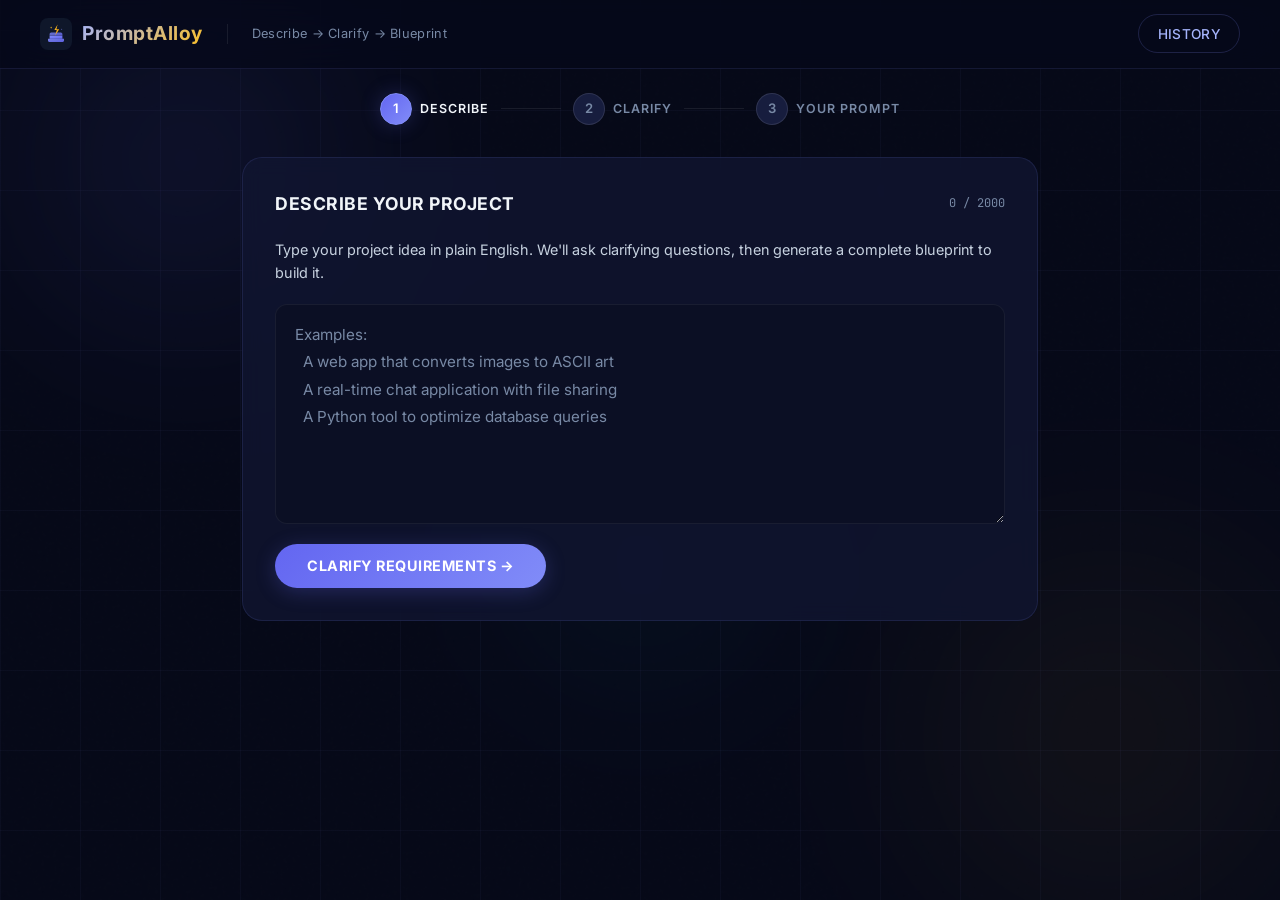
<file: templates/index.html>
<!DOCTYPE html>
<html lang="en">
<head>
  <meta charset="UTF-8" />
  <meta name="viewport" content="width=device-width, initial-scale=1.0" />
  <title>PromptAlloy – Project Blueprint Generator</title>
  <link rel="icon" type="image/svg+xml" href="/static/favicon.svg" />
  <link rel="preconnect" href="https://fonts.googleapis.com" />
  <link rel="preconnect" href="https://fonts.gstatic.com" crossorigin />
  <link href="https://fonts.googleapis.com/css2?family=Inter:wght@300;400;500;600;700;800&family=JetBrains+Mono:wght@400;500&display=swap" rel="stylesheet" />
  <link rel="stylesheet" href="/static/css/style.css" />
</head>
<body>

  <!-- Animated background -->
  <div class="bg-canvas" aria-hidden="true">
    <div class="bg-orb bg-orb--1"></div>
    <div class="bg-orb bg-orb--2"></div>
    <div class="bg-orb bg-orb--3"></div>
  </div>

  <div class="app-wrapper">

    <!-- ── Header ─────────────────────────────────────────── -->
    <header class="header">
      <div class="header-inner">
        <div class="brand">
          <img src="/static/logo.svg" alt="PromptAlloy" class="brand-logo" />
          <span class="brand-name">PromptAlloy</span>
        </div>
        <p class="brand-tagline">Describe → Clarify → Blueprint</p>
        <button class="btn btn--ghost header-history-link" id="historyBtn" type="button">History</button>
      </div>
    </header>

    <!-- ── Wizard Nav ──────────────────────────────────────── -->
    <nav class="wizard-nav" aria-label="Steps">
      <div class="wiz-step wiz-step--active" id="wizNav1">
        <div class="wiz-bubble">1</div>
        <span class="wiz-label">Describe</span>
      </div>
      <div class="wiz-line" id="wizLine1"></div>
      <div class="wiz-step" id="wizNav2">
        <div class="wiz-bubble">2</div>
        <span class="wiz-label">Clarify</span>
      </div>
      <div class="wiz-line" id="wizLine2"></div>
      <div class="wiz-step" id="wizNav3">
        <div class="wiz-bubble">3</div>
        <span class="wiz-label">Your Prompt</span>
      </div>
    </nav>

    <!-- ── Main ───────────────────────────────────────────── -->
    <main class="main">

      <!-- ═══ STEP 1: Describe ═══════════════════════════════ -->
      <section class="step-panel" id="stepPanel1">
        <div class="panel">
          <div class="panel__head">
            <h2 class="panel__title">Describe Your Project</h2>
            <span class="char-counter" id="charCounter">0 / 2000</span>
          </div>
          <p class="panel__hint">Type your project idea in plain English. We'll ask clarifying questions, then generate a complete blueprint to build it.</p>

          <textarea
            id="userInput"
            class="textarea textarea--input"
            placeholder="Examples:&#10;  A web app that converts images to ASCII art&#10;  A real-time chat application with file sharing&#10;  A Python tool to optimize database queries"
            maxlength="2000"
            spellcheck="false"
          ></textarea>

          <div class="controls">
            <button id="analyzeBtn" class="btn btn--generate" type="button">
              <span class="btn__label">Clarify Requirements →</span>
              <span class="btn__spinner" aria-hidden="true">
                <svg viewBox="0 0 24 24" fill="none" stroke="currentColor" stroke-width="2.5">
                  <path d="M12 2v4M12 18v4M4.93 4.93l2.83 2.83M16.24 16.24l2.83 2.83M2 12h4M18 12h4M4.93 19.07l2.83-2.83M16.24 7.76l2.83-2.83"/>
                </svg>
              </span>
            </button>
          </div>
        </div>
      </section>

      <!-- ═══ STEP 2: Clarify ═════════════════════════════════ -->
      <section class="step-panel" id="stepPanel2" hidden>
        <div class="panel">
          <div class="step2-head">
            <div>
              <h2 class="panel__title">Project Details</h2>
              <p class="panel__hint">Answer these questions so we can generate a complete project blueprint. All optional — we'll make smart defaults.</p>
            </div>
            <span class="badge badge--task" id="taskBadge" hidden></span>
          </div>

          <div id="questionsContainer" class="questions-container"></div>

          <div class="step2-actions">
            <button id="backBtn" class="btn btn--ghost" type="button">← Back</button>
            <button id="generateBtn" class="btn btn--generate" type="button">
              <span class="btn__label">Generate Project Blueprint →</span>
              <span class="btn__spinner" aria-hidden="true">
                <svg viewBox="0 0 24 24" fill="none" stroke="currentColor" stroke-width="2.5">
                  <path d="M12 2v4M12 18v4M4.93 4.93l2.83 2.83M16.24 16.24l2.83 2.83M2 12h4M18 12h4M4.93 19.07l2.83-2.83M16.24 7.76l2.83-2.83"/>
                </svg>
              </span>
            </button>
          </div>
        </div>
      </section>

      <!-- ═══ STEP 3: Your Prompt ══════════════════════════════ -->
      <section class="step-panel" id="stepPanel3" hidden>
        <div class="panel">
          <div class="step3-head">
            <div>
              <h2 class="panel__title">Your Project Blueprint</h2>
              <p class="panel__hint">Copy this into any LLM to instantly generate your complete project code and structure.</p>
            </div>
            <div class="output-actions">
              <button class="btn btn--action" id="copyBtn" type="button" title="Copy to clipboard">
                <svg viewBox="0 0 24 24" fill="none" stroke="currentColor" stroke-width="2"><rect x="9" y="9" width="13" height="13" rx="2"/><path d="M5 15H4a2 2 0 01-2-2V4a2 2 0 012-2h9a2 2 0 012 2v1"/></svg>
                <span>Copy</span>
              </button>
              <button class="btn btn--action" id="saveBtn" type="button" title="Download as .md file">
                <svg viewBox="0 0 24 24" fill="none" stroke="currentColor" stroke-width="2"><path d="M21 15v4a2 2 0 01-2 2H5a2 2 0 01-2-2v-4"/><polyline points="7 10 12 15 17 10"/><line x1="12" y1="15" x2="12" y2="3"/></svg>
                <span>Save .md</span>
              </button>
              <button class="btn btn--ghost" id="startOverBtn" type="button">
                <svg viewBox="0 0 24 24" fill="none" stroke="currentColor" stroke-width="2"><polyline points="1 4 1 10 7 10"/><path d="M3.51 15a9 9 0 1 0 .49-3.54"/></svg>
                <span>Start Over</span>
              </button>
            </div>
          </div>

          <!-- Rendered markdown view -->
          <div class="md-output" id="mdOutput"></div>

          <!-- Hidden textarea holds raw text for clipboard -->
          <textarea id="rawPrompt" class="sr-only" readonly aria-hidden="true"></textarea>

          <!-- Stats -->
          <div class="stats-bar" id="statsBar">
            <div class="stat">
              <span class="stat__label">Characters</span>
              <span class="stat__value" id="statChars">—</span>
            </div>
            <div class="stat__divider"></div>
            <div class="stat">
              <span class="stat__label">Words</span>
              <span class="stat__value" id="statWords">—</span>
            </div>
            <div class="stat__divider"></div>
            <div class="stat">
              <span class="stat__label">Est. Tokens</span>
              <span class="stat__value" id="statTokens">—</span>
            </div>
          </div>

          <!-- Explanation -->
          <div class="explanation" id="explanation">
            <h3 class="explanation__title">
              <svg viewBox="0 0 24 24" fill="none" stroke="currentColor" stroke-width="2"><circle cx="12" cy="12" r="10"/><path d="M12 16v-4M12 8h.01"/></svg>
              What's Included
            </h3>
            <ul class="explanation__list" id="explanationList"></ul>
          </div>
        </div>
      </section>

    </main>
  </div><!-- /.app-wrapper -->

  <div class="history-overlay" id="historyOverlay" hidden>
    <div class="history-popup" role="dialog" aria-modal="true" aria-labelledby="historyPopupTitle">
      <div class="history-popup-head">
        <h2 class="panel__title" id="historyPopupTitle">History</h2>
        <div class="history-popup-actions">
          <button id="historyClearBtn" class="btn btn--ghost" type="button">Clear</button>
          <button id="historyCloseBtn" class="btn btn--ghost" type="button">Close</button>
        </div>
      </div>
      <div id="historyPopupList" class="history-list"></div>
    </div>
  </div>

  <!-- Toast -->
  <div class="toast" id="toast" role="alert" aria-live="polite"></div>

  <script src="/static/js/script.js"></script>
</body>
</html>
</file>
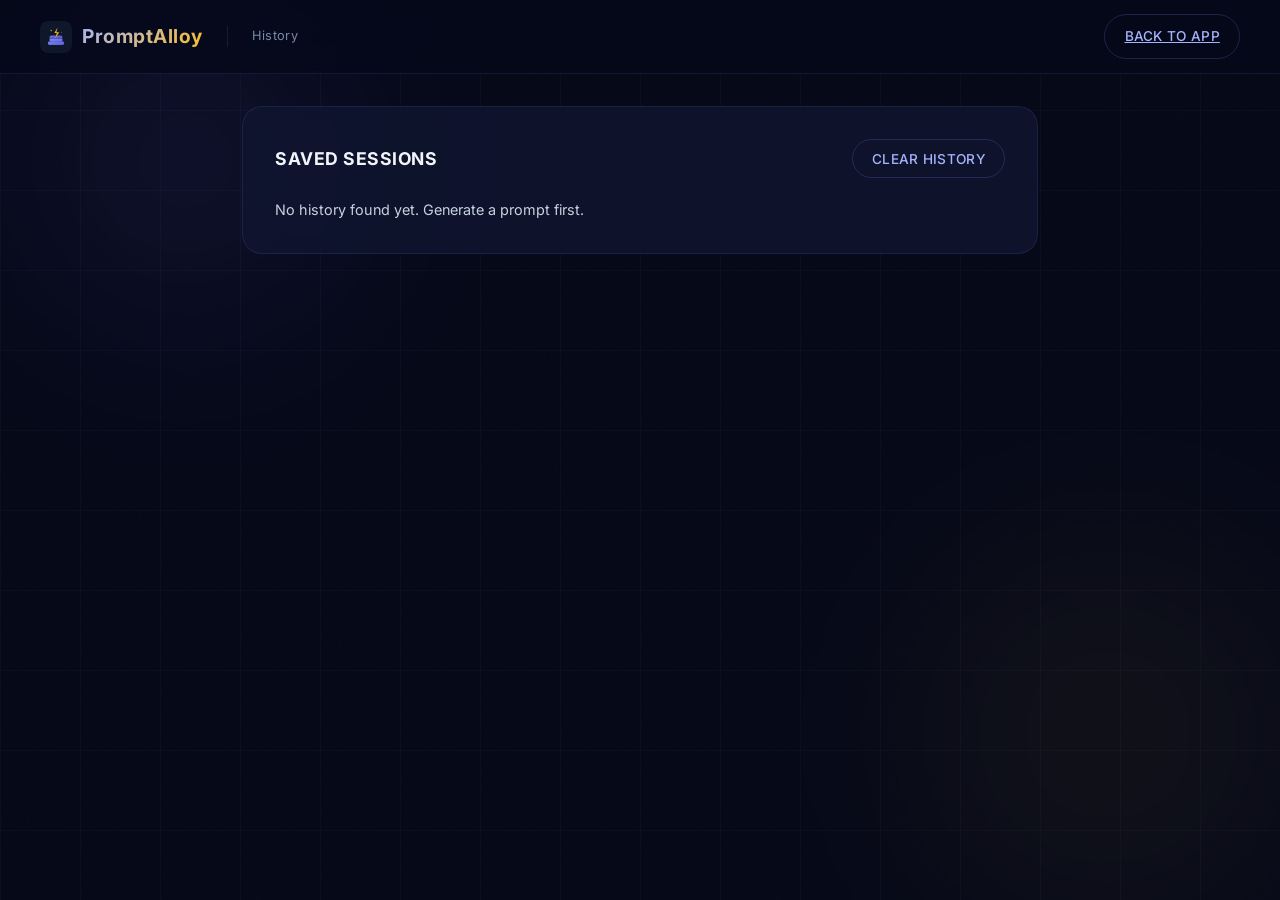
<file: templates/history.html>
<!DOCTYPE html>
<html lang="en">
<head>
  <meta charset="UTF-8" />
  <meta name="viewport" content="width=device-width, initial-scale=1.0" />
  <title>PromptAlloy History</title>
  <link rel="icon" type="image/svg+xml" href="/static/favicon.svg" />
  <link rel="preconnect" href="https://fonts.googleapis.com" />
  <link rel="preconnect" href="https://fonts.gstatic.com" crossorigin />
  <link href="https://fonts.googleapis.com/css2?family=Inter:wght@300;400;500;600;700;800&family=JetBrains+Mono:wght@400;500&display=swap" rel="stylesheet" />
  <link rel="stylesheet" href="/static/css/style.css" />
</head>
<body>
  <div class="bg-canvas" aria-hidden="true">
    <div class="bg-orb bg-orb--1"></div>
    <div class="bg-orb bg-orb--2"></div>
  </div>
  <div class="app-wrapper">
    <header class="header">
      <div class="header-inner">
        <div class="brand">
          <img src="/static/logo.svg" alt="PromptAlloy" class="brand-logo" />
          <span class="brand-name">PromptAlloy</span>
        </div>
        <p class="brand-tagline">History</p>
        <a class="btn btn--ghost header-history-link" href="/" rel="noopener">Back To App</a>
      </div>
    </header>

    <main class="main history-main">
      <section class="panel">
        <div class="panel__head">
          <h2 class="panel__title">Saved Sessions</h2>
          <button id="clearHistoryBtn" class="btn btn--ghost" type="button">Clear History</button>
        </div>
        <div id="historyList" class="history-list"></div>
      </section>
    </main>
  </div>

  <div class="toast" id="toast" role="alert" aria-live="polite"></div>
  <script src="/static/js/history.js"></script>
</body>
</html>
</file>
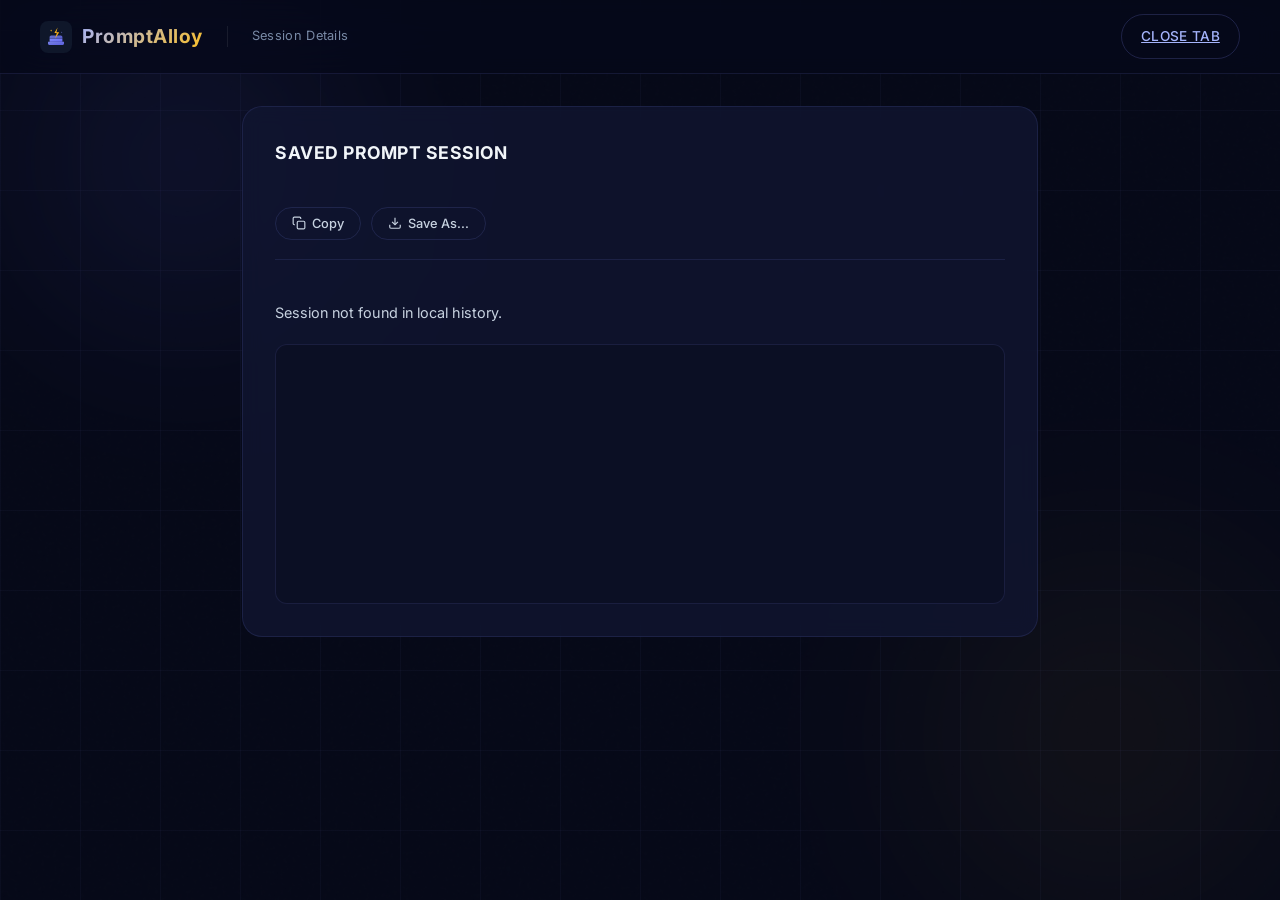
<file: templates/session.html>
<!DOCTYPE html>
<html lang="en">
<head>
  <meta charset="UTF-8" />
  <meta name="viewport" content="width=device-width, initial-scale=1.0" />
  <title>PromptAlloy Session</title>
  <link rel="icon" type="image/svg+xml" href="/static/favicon.svg" />
  <link rel="preconnect" href="https://fonts.googleapis.com" />
  <link rel="preconnect" href="https://fonts.gstatic.com" crossorigin />
  <link href="https://fonts.googleapis.com/css2?family=Inter:wght@300;400;500;600;700;800&family=JetBrains+Mono:wght@400;500&display=swap" rel="stylesheet" />
  <link rel="stylesheet" href="/static/css/style.css" />
</head>
<body>
  <div class="bg-canvas" aria-hidden="true">
    <div class="bg-orb bg-orb--1"></div>
    <div class="bg-orb bg-orb--2"></div>
  </div>
  <div class="app-wrapper">
    <header class="header">
      <div class="header-inner">
        <div class="brand">
          <img src="/static/logo.svg" alt="PromptAlloy" class="brand-logo" />
          <span class="brand-name">PromptAlloy</span>
        </div>
        <p class="brand-tagline">Session Details</p>
        <a class="btn btn--ghost header-history-link" href="javascript:void(0)" onclick="window.close()" rel="noopener">Close Tab</a>
      </div>
    </header>

    <main class="main history-main">
      <section class="panel">
        <div class="panel__head">
          <h2 class="panel__title">Saved Prompt Session</h2>
        </div>
        <div class="session-actions">
          <button id="copyBtn" class="btn--action" title="Copy to clipboard">
            <svg viewBox="0 0 24 24" fill="none" stroke="currentColor" stroke-width="2">
              <rect x="9" y="9" width="13" height="13" rx="2"/><path d="M5 15H4a2 2 0 01-2-2V4a2 2 0 012-2h9a2 2 0 012 2v1"/>
            </svg>
            <span>Copy</span>
          </button>
          <div class="format-dropdown">
            <button id="saveFormatBtn" class="btn--action" title="Save in different formats">
              <svg viewBox="0 0 24 24" fill="none" stroke="currentColor" stroke-width="2">
                <path d="M21 15v4a2 2 0 01-2 2H5a2 2 0 01-2-2v-4"/><polyline points="7 10 12 15 17 10"/><line x1="12" y1="15" x2="12" y2="3"/>
              </svg>
              <span>Save As...</span>
            </button>
            <div class="format-menu" id="formatMenu">
              <button class="format-item" data-format="md">Markdown (.md)</button>
              <button class="format-item" data-format="txt">Plain Text (.txt)</button>
              <button class="format-item" data-format="json">JSON (.json)</button>
            </div>
          </div>
          <button id="editBtn" class="btn--action" title="Edit and regenerate" style="display:none">
            <svg viewBox="0 0 24 24" fill="none" stroke="currentColor" stroke-width="2">
              <path d="M11 4H4a2 2 0 00-2 2v14a2 2 0 002 2h14a2 2 0 002-2v-7"/><path d="M18.5 2.5a2.121 2.121 0 013 3L12 15l-4 1 1-4 9.5-9.5z"/>
            </svg>
            <span>Edit</span>
          </button>
          <button id="closeBtn" class="btn--action" title="Close session" style="display:none">
            <svg viewBox="0 0 24 24" fill="none" stroke="currentColor" stroke-width="2">
              <line x1="18" y1="6" x2="6" y2="18"/><line x1="6" y1="6" x2="18" y2="18"/>
            </svg>
            <span>Close</span>
          </button>
        </div>

        <div id="sessionMeta" class="history-meta"></div>
        <div class="md-output" id="sessionPrompt"></div>

        <div class="explanation" id="sessionExplanationWrap">
          <h3 class="explanation__title">What's Included</h3>
          <ul class="explanation__list" id="sessionExplanation"></ul>
        </div>
      </section>
    </main>
  </div>

  <div class="toast" id="toast" role="alert" aria-live="polite"></div>
  <script src="/static/js/session.js"></script>
</body>
</html>
</file>
<file: static/css/style.css>
/* ─────────────────────────────────────────────────────────────
   PromptAlloy – style.css
   Luxury dark theme — deep navy, vibrant indigo & amber
───────────────────────────────────────────────────────────── */

/* === Reset ================================================= */
*, *::before, *::after { box-sizing: border-box; margin: 0; padding: 0; }

/* === Design Tokens ========================================= */
:root {
  /* backgrounds — deep navy, not flat black */
  --bg-0: #060918;
  --bg-1: #0b0f24;
  --bg-2: #111631;
  --bg-3: #171d3e;
  --bg-4: #1e254a;
  --bg-hover: rgba(99,102,241,0.08);

  /* accent — vibrant indigo + amber */
  --accent:      #818cf8;
  --accent-lt:   #a5b4fc;
  --accent-dk:   #6366f1;
  --accent-glow: rgba(99,102,241,0.25);
  --amber:       #fbbf24;
  --amber-lt:    #fcd34d;
  --amber-glow:  rgba(251,191,36,0.2);
  --cyan:        #22d3ee;
  --cyan-glow:   rgba(34,211,238,0.15);
  --green:       #34d399;
  --green-glow:  rgba(52,211,153,0.15);
  --red:         #fb7185;
  --orange:      #fb923c;

  /* text — high contrast, very readable */
  --txt-hi:  #f1f5f9;
  --txt-mid: #c7d2e0;
  --txt-lo:  #7889a5;

  /* borders */
  --border:        rgba(129,140,248,0.12);
  --border-accent: rgba(129,140,248,0.35);

  /* shadows */
  --shadow-sm: 0 1px 3px rgba(6,9,24,0.5);
  --shadow-md: 0 4px 16px rgba(6,9,24,0.6);
  --shadow-lg: 0 16px 48px rgba(6,9,24,0.7);
  --shadow-glow: 0 0 40px rgba(99,102,241,0.08);

  /* misc */
  --radius:    12px;
  --radius-lg: 20px;
  --ease:      cubic-bezier(0.16, 1, 0.3, 1);
  --ease-out:  cubic-bezier(0, 0, 0.2, 1);
  --font-ui:   'Inter', system-ui, -apple-system, sans-serif;
  --font-mono: 'JetBrains Mono', 'Fira Code', monospace;
}

/* === Base ================================================== */
html {
  height: 100%;
  scroll-behavior: smooth;
}

body {
  font-family: var(--font-ui);
  background: var(--bg-0);
  color: var(--txt-hi);
  min-height: 100%;
  line-height: 1.6;
  font-size: 15px;
  -webkit-font-smoothing: antialiased;
  -moz-osx-font-smoothing: grayscale;
  overflow-x: hidden;
}

/* === Animated Background =================================== */
.bg-canvas {
  position: fixed;
  inset: 0;
  z-index: 0;
  pointer-events: none;
  overflow: hidden;
}

/* Floating grid lines */
.bg-canvas::before {
  content: '';
  position: absolute;
  inset: -50%;
  background-image:
    linear-gradient(rgba(129,140,248,0.04) 1px, transparent 1px),
    linear-gradient(90deg, rgba(129,140,248,0.04) 1px, transparent 1px);
  background-size: 80px 80px;
  animation: gridDrift 60s linear infinite;
}

/* Glowing orbs */
.bg-orb {
  position: absolute;
  border-radius: 50%;
  filter: blur(80px);
  opacity: 0.6;
  animation: orbFloat 20s ease-in-out infinite;
}

.bg-orb--1 {
  width: 500px; height: 500px;
  background: radial-gradient(circle, rgba(99,102,241,0.2) 0%, transparent 70%);
  top: -10%; left: -5%;
  animation-duration: 25s;
}

.bg-orb--2 {
  width: 600px; height: 600px;
  background: radial-gradient(circle, rgba(251,191,36,0.1) 0%, transparent 70%);
  bottom: -15%; right: -10%;
  animation-duration: 30s;
  animation-delay: -10s;
}

.bg-orb--3 {
  width: 400px; height: 400px;
  background: radial-gradient(circle, rgba(34,211,238,0.08) 0%, transparent 70%);
  top: 40%; left: 50%;
  transform: translateX(-50%);
  animation-duration: 22s;
  animation-delay: -5s;
}

/* Noise texture overlay */
.bg-canvas::after {
  content: '';
  position: absolute;
  inset: 0;
  background: url("data:image/svg+xml,%3Csvg viewBox='0 0 256 256' xmlns='http://www.w3.org/2000/svg'%3E%3Cfilter id='n'%3E%3CfeTurbulence type='fractalNoise' baseFrequency='0.9' numOctaves='4' stitchTiles='stitch'/%3E%3C/filter%3E%3Crect width='100%25' height='100%25' filter='url(%23n)' opacity='0.03'/%3E%3C/svg%3E");
  opacity: 0.3;
}

@keyframes gridDrift {
  0% { transform: translate(0, 0) rotate(0deg); }
  100% { transform: translate(80px, 80px) rotate(0.5deg); }
}

@keyframes orbFloat {
  0%, 100% { transform: translate(0, 0) scale(1); }
  33% { transform: translate(30px, -20px) scale(1.05); }
  66% { transform: translate(-20px, 15px) scale(0.95); }
}

/* === App Wrapper =========================================== */
.app-wrapper {
  position: relative;
  z-index: 1;
  min-height: 100vh;
  display: flex;
  flex-direction: column;
}

/* === Header ================================================ */
.header {
  background: rgba(6,9,24,0.75);
  backdrop-filter: blur(20px) saturate(1.4);
  -webkit-backdrop-filter: blur(20px) saturate(1.2);
  border-bottom: 1px solid var(--border);
  padding: 0.9rem 2rem;
  position: sticky;
  top: 0;
  z-index: 100;
  animation: headerSlide 0.6s var(--ease) both;
}

@keyframes headerSlide {
  from { transform: translateY(-100%); opacity: 0; }
  to { transform: translateY(0); opacity: 1; }
}

.header-inner {
  max-width: 1200px;
  margin: 0 auto;
  display: flex;
  align-items: center;
  gap: 1.5rem;
}

.brand {
  display: flex;
  align-items: center;
  gap: 0.65rem;
  flex-shrink: 0;
}

.brand-logo {
  width: 32px;
  height: 32px;
}

.brand-name {
  font-size: 1.2rem;
  font-weight: 700;
  background: linear-gradient(135deg, var(--accent-lt) 0%, var(--amber) 100%);
  -webkit-background-clip: text;
  -webkit-text-fill-color: transparent;
  background-clip: text;
  letter-spacing: 0.5px;
}

.brand-tagline {
  font-size: 0.8rem;
  color: var(--txt-lo);
  font-weight: 400;
  padding-left: 1.5rem;
  border-left: 1px solid rgba(255,255,255,0.08);
  letter-spacing: 0.3px;
}

.header-history-link {
  margin-left: auto;
}

/* === Main Layout =========================================== */
.main {
  flex: 1;
  display: grid;
  grid-template-columns: 1fr;
  max-width: 860px;
  width: 100%;
  margin: 0 auto;
  padding: 2rem 2rem 4rem;
  align-items: start;
}

.step-panel {
  width: 100%;
  animation: panelReveal 0.5s var(--ease) both;
}

@keyframes panelReveal {
  from { opacity: 0; transform: translateY(20px); }
  to { opacity: 1; transform: translateY(0); }
}

/* === Panels ================================================ */
.panel {
  background: rgba(17,22,49,0.8);
  border: 1px solid var(--border);
  border-radius: var(--radius-lg);
  padding: 2rem;
  display: flex;
  flex-direction: column;
  gap: 1.25rem;
  transition: border-color 0.4s var(--ease), box-shadow 0.4s var(--ease);
  position: relative;
  overflow: hidden;
  backdrop-filter: blur(10px);
}

.panel::before {
  content: '';
  position: absolute;
  top: 0; left: 0; right: 0;
  height: 1px;
  background: linear-gradient(90deg, transparent 0%, var(--accent) 50%, transparent 100%);
  opacity: 0;
  transition: opacity 0.4s var(--ease);
}

.panel:hover::before { opacity: 1; }
.panel:hover {
  border-color: rgba(129,140,248,0.2);
  box-shadow: 0 0 40px rgba(99,102,241,0.06);
}

.panel__head {
  display: flex;
  align-items: center;
  justify-content: space-between;
  gap: 1rem;
}

.panel__title {
  font-size: 1.1rem;
  font-weight: 700;
  color: var(--txt-hi);
  letter-spacing: 0.5px;
  text-transform: uppercase;
}

.panel__hint {
  font-size: 0.9rem;
  color: var(--txt-mid);
  line-height: 1.6;
}

/* === Wizard Nav ============================================ */
.wizard-nav {
  max-width: 860px;
  margin: 1.5rem auto 0;
  padding: 0 2rem;
  display: flex;
  align-items: center;
  gap: 0.75rem;
  animation: fadeInUp 0.5s var(--ease) 0.2s both;
}

.wiz-step {
  display: flex;
  align-items: center;
  gap: 0.5rem;
  color: var(--txt-lo);
  transition: color 0.3s var(--ease);
}

.wiz-bubble {
  width: 32px;
  height: 32px;
  border-radius: 999px;
  display: inline-flex;
  align-items: center;
  justify-content: center;
  border: 1.5px solid rgba(255,255,255,0.1);
  background: var(--bg-3);
  font-size: 0.82rem;
  font-weight: 600;
  transition: all 0.4s var(--ease);
}

.wiz-label {
  font-size: 0.78rem;
  font-weight: 600;
  text-transform: uppercase;
  letter-spacing: 1px;
}

.wiz-step--active .wiz-bubble,
.wiz-step--done .wiz-bubble {
  border-color: var(--accent);
  background: linear-gradient(135deg, var(--accent-dk), var(--accent));
  color: #fff;
  box-shadow: 0 0 20px var(--accent-glow);
}

.wiz-step--active,
.wiz-step--done { color: var(--txt-hi); }

.wiz-line {
  height: 1.5px;
  width: 60px;
  background: rgba(255,255,255,0.08);
  transition: background 0.4s var(--ease);
}

.wiz-line--active {
  background: linear-gradient(90deg, var(--accent), rgba(99,102,241,0.3));
}

/* === Char Counter ========================================== */
.char-counter {
  font-size: 0.75rem;
  color: var(--txt-lo);
  font-variant-numeric: tabular-nums;
  font-family: var(--font-mono);
  transition: color 0.2s;
}
.char-counter.warn  { color: var(--orange); }
.char-counter.limit { color: var(--red); }

/* === Textarea ============================================== */
.textarea {
  width: 100%;
  background: var(--bg-1);
  border: 1px solid rgba(255,255,255,0.06);
  border-radius: var(--radius);
  color: var(--txt-hi);
  font-family: var(--font-ui);
  font-size: 0.95rem;
  line-height: 1.8;
  padding: 1rem 1.2rem;
  resize: vertical;
  outline: none;
  transition: all 0.3s var(--ease);
  scrollbar-width: thin;
  scrollbar-color: var(--bg-4) transparent;
}

.textarea:focus {
  border-color: var(--accent);
  box-shadow: 0 0 0 3px var(--accent-glow), 0 0 30px rgba(99,102,241,0.08);
}

.textarea::placeholder { color: var(--txt-lo); }
.textarea--input { min-height: 220px; }

.textarea--output {
  font-family: var(--font-mono);
  font-size: 0.87rem;
  min-height: 280px;
  background: var(--bg-1);
  cursor: default;
}

.textarea::-webkit-scrollbar { width: 5px; }
.textarea::-webkit-scrollbar-track { background: transparent; }
.textarea::-webkit-scrollbar-thumb { background: var(--bg-4); border-radius: 3px; }

/* === Controls ============================================== */
.controls {
  display: flex;
  align-items: flex-end;
  gap: 1rem;
  flex-wrap: wrap;
}

/* === Buttons =============================================== */
.btn--generate {
  flex-shrink: 0;
  display: inline-flex;
  align-items: center;
  justify-content: center;
  gap: 0.5rem;
  padding: 0.85rem 2rem;
  background: linear-gradient(135deg, var(--accent-dk) 0%, var(--accent) 100%);
  border: none;
  border-radius: 999px;
  color: #fff;
  font-family: var(--font-ui);
  font-size: 0.9rem;
  font-weight: 700;
  cursor: pointer;
  letter-spacing: 0.5px;
  text-transform: uppercase;
  position: relative;
  overflow: hidden;
  transition: all 0.3s var(--ease);
  box-shadow: 0 4px 20px var(--accent-glow);
}

.btn--generate::before {
  content: '';
  position: absolute;
  inset: -1px;
  border-radius: inherit;
  background: linear-gradient(135deg, rgba(201,168,76,0.4), transparent 60%);
  opacity: 0;
  transition: opacity 0.3s;
}

.btn--generate:hover {
  transform: translateY(-2px) scale(1.02);
  box-shadow: 0 8px 32px var(--accent-glow);
  background: linear-gradient(135deg, var(--accent) 0%, var(--accent-lt) 100%);
}
.btn--generate:hover::before { opacity: 1; }
.btn--generate:active { transform: translateY(0) scale(0.98); }
.btn--generate:disabled { opacity: 0.3; cursor: not-allowed; transform: none; }

.btn__spinner { display: none; }
.btn__spinner svg { width: 16px; height: 16px; animation: spin 0.8s linear infinite; }
.btn--loading .btn__label { display: none; }
.btn--loading .btn__spinner { display: flex; }

@keyframes spin { to { transform: rotate(360deg); } }

/* Ghost button */
.btn--ghost {
  display: inline-flex;
  align-items: center;
  justify-content: center;
  gap: 0.4rem;
  padding: 0.65rem 1.2rem;
  background: transparent;
  border: 1px solid rgba(129,140,248,0.2);
  border-radius: 999px;
  color: var(--accent-lt);
  font-family: var(--font-ui);
  font-size: 0.85rem;
  font-weight: 500;
  cursor: pointer;
  letter-spacing: 0.3px;
  text-transform: uppercase;
  transition: all 0.25s var(--ease);
}

.btn--ghost svg {
  width: 14px; height: 14px;
}

.btn--ghost:hover {
  background: rgba(99,102,241,0.1);
  border-color: rgba(129,140,248,0.4);
  color: var(--txt-hi);
  transform: translateY(-1px);
}

.btn--ghost:active { transform: translateY(0); }

/* Primary button */
.btn--primary {
  display: inline-flex;
  align-items: center;
  justify-content: center;
  gap: 0.4rem;
  padding: 0.7rem 1.6rem;
  background: linear-gradient(135deg, var(--amber), var(--amber-lt));
  border: none;
  border-radius: 999px;
  color: #000;
  font-family: var(--font-ui);
  font-size: 0.88rem;
  font-weight: 700;
  cursor: pointer;
  text-transform: uppercase;
  letter-spacing: 0.5px;
  transition: all 0.25s var(--ease);
  box-shadow: 0 4px 16px var(--amber-glow);
}

.btn--primary:hover {
  transform: translateY(-1px);
  box-shadow: 0 6px 24px var(--amber-glow);
}

.btn--primary:active { transform: translateY(0); }

/* Action button */
.output-actions {
  display: flex;
  gap: 0.5rem;
  flex-wrap: wrap;
}

.btn--action {
  display: inline-flex;
  align-items: center;
  gap: 0.4rem;
  padding: 0.5rem 1rem;
  background: transparent;
  border: 1px solid rgba(129,140,248,0.15);
  border-radius: 999px;
  color: var(--txt-mid);
  font-family: var(--font-ui);
  font-size: 0.8rem;
  font-weight: 500;
  cursor: pointer;
  transition: all 0.2s var(--ease);
}

.btn--action svg {
  width: 14px; height: 14px;
  stroke: currentColor;
  flex-shrink: 0;
}

.btn--action:hover {
  background: rgba(99,102,241,0.08);
  color: var(--txt-hi);
  border-color: rgba(129,140,248,0.3);
  transform: translateY(-1px);
}

.btn--action:active { transform: translateY(0); }

/* Format dropdown */
.format-dropdown { position: relative; display: inline-block; }

.format-menu {
  position: absolute;
  top: 100%;
  left: 0;
  margin-top: 0.5rem;
  background: var(--bg-3);
  border: 1px solid rgba(129,140,248,0.2);
  border-radius: var(--radius);
  box-shadow: var(--shadow-lg);
  z-index: 1000;
  min-width: 200px;
  overflow: hidden;
  display: none;
  animation: dropdownReveal 0.2s var(--ease);
}

.format-menu.show { display: block; }

@keyframes dropdownReveal {
  from { opacity: 0; transform: translateY(-4px); }
  to { opacity: 1; transform: translateY(0); }
}

.format-item {
  display: block;
  width: 100%;
  padding: 0.7rem 1rem;
  background: none;
  border: none;
  color: var(--txt-mid);
  font-family: var(--font-ui);
  font-size: 0.85rem;
  text-align: left;
  cursor: pointer;
  transition: all 0.15s var(--ease);
}

.format-item:hover {
  background: rgba(99,102,241,0.12);
  color: var(--accent-lt);
}

/* === Badges ================================================ */
.badge {
  display: inline-flex;
  align-items: center;
  gap: 0.3rem;
  padding: 0.2rem 0.65rem;
  border-radius: 999px;
  font-size: 0.72rem;
  font-weight: 600;
  letter-spacing: 0.8px;
  text-transform: uppercase;
}

.badge--task {
  background: rgba(99,102,241,0.15);
  color: var(--accent-lt);
  border: 1px solid rgba(129,140,248,0.3);
}

/* === Stats Bar ============================================= */
.stats-bar {
  display: flex;
  align-items: center;
  background: var(--bg-3);
  border: 1px solid var(--border);
  border-radius: var(--radius);
  overflow: hidden;
  animation: fadeInUp 0.3s var(--ease);
}

.stat {
  flex: 1;
  display: flex;
  flex-direction: column;
  align-items: center;
  padding: 0.6rem 0.75rem;
}

.stat__label {
  font-size: 0.65rem;
  color: var(--txt-lo);
  text-transform: uppercase;
  letter-spacing: 1px;
  font-weight: 600;
}

.stat__value {
  font-size: 1.1rem;
  font-weight: 700;
  color: var(--accent-lt);
  font-variant-numeric: tabular-nums;
  font-family: var(--font-mono);
}

.stat__divider {
  width: 1px;
  height: 32px;
  background: var(--border);
  flex-shrink: 0;
}

/* === Explanation =========================================== */
.explanation {
  background: var(--bg-3);
  border: 1px solid var(--border);
  border-left: 2px solid var(--accent);
  border-radius: var(--radius);
  padding: 1.2rem;
  animation: fadeInUp 0.35s var(--ease);
}

.explanation__title {
  display: flex;
  align-items: center;
  gap: 0.5rem;
  font-size: 0.78rem;
  font-weight: 700;
  color: var(--accent-lt);
  text-transform: uppercase;
  letter-spacing: 1px;
  margin-bottom: 0.75rem;
}

.explanation__title svg {
  width: 14px; height: 14px;
  stroke: var(--accent-lt);
  flex-shrink: 0;
}

.explanation__list {
  list-style: none;
  display: flex;
  flex-direction: column;
  gap: 0.5rem;
}

.explanation__list li {
  font-size: 0.88rem;
  color: var(--txt-mid);
  padding-left: 1.2rem;
  position: relative;
  line-height: 1.6;
}

.explanation__list li::before {
  content: '—';
  position: absolute;
  left: 0;
  color: var(--txt-lo);
}

/* === Questions ============================================= */
.questions-container {
  display: flex;
  flex-direction: column;
  gap: 1rem;
}

.question-row {
  background: var(--bg-3);
  border: 1px solid var(--border);
  border-radius: var(--radius);
  padding: 1rem;
  transition: border-color 0.3s var(--ease);
  animation: questionSlideIn 0.4s var(--ease) both;
}

.question-row:hover { border-color: rgba(255,255,255,0.1); }

@keyframes questionSlideIn {
  from { opacity: 0; transform: translateX(-12px); }
  to { opacity: 1; transform: translateX(0); }
}

.question-meta {
  display: flex;
  align-items: center;
  justify-content: flex-end;
  margin-bottom: 0.4rem;
}

.question-category {
  display: inline-flex;
  padding: 0.15rem 0.55rem;
  border-radius: 999px;
  font-size: 0.68rem;
  font-weight: 700;
  letter-spacing: 1px;
  text-transform: uppercase;
  color: var(--cyan);
  background: var(--cyan-glow);
  border: 1px solid rgba(94,234,212,0.2);
}

.question-label {
  display: block;
  font-size: 0.92rem;
  font-weight: 600;
  margin-bottom: 0.4rem;
  color: var(--txt-hi);
}

.question-why {
  color: var(--txt-lo);
  font-size: 0.78rem;
  margin-bottom: 0.5rem;
  font-style: italic;
}

.question-input {
  min-height: 88px;
  resize: vertical;
  flex: 1;
}

.answer-row {
  display: flex;
  gap: 0.5rem;
  align-items: flex-start;
}

.btn--auto-answer {
  flex-shrink: 0;
  display: inline-flex;
  align-items: center;
  justify-content: center;
  gap: 0.3rem;
  padding: 0.45rem 0.85rem;
  background: rgba(251,191,36,0.1);
  border: 1px solid rgba(251,191,36,0.25);
  border-radius: 999px;
  color: var(--amber);
  font-family: var(--font-ui);
  font-size: 0.75rem;
  font-weight: 600;
  cursor: pointer;
  transition: all 0.25s var(--ease);
  margin-top: 2px;
  white-space: nowrap;
  text-transform: uppercase;
  letter-spacing: 0.5px;
}

.btn--auto-answer:hover {
  background: rgba(251,191,36,0.18);
  border-color: rgba(251,191,36,0.45);
  transform: translateY(-1px);
  box-shadow: 0 4px 12px var(--amber-glow);
}

.btn--auto-answer:disabled {
  opacity: 0.4;
  cursor: not-allowed;
  transform: none;
}

.btn--auto-answer .auto-spinner svg { animation: spin 0.8s linear infinite; }

.clarification-complete-text {
  display: inline-flex;
  align-items: center;
  gap: 0.4rem;
  padding: 0.6rem 1rem;
  color: var(--green);
  font-family: var(--font-ui);
  font-size: 0.85rem;
  font-weight: 600;
  letter-spacing: 0.5px;
  text-transform: uppercase;
}

.step2-head,
.step3-head {
  display: flex;
  align-items: flex-start;
  justify-content: space-between;
  gap: 1rem;
}

.step2-actions {
  display: flex;
  justify-content: space-between;
  gap: 0.8rem;
  flex-wrap: wrap;
}

/* === Markdown Output ======================================= */
.md-output {
  background: var(--bg-1);
  border: 1px solid var(--border);
  border-radius: var(--radius);
  padding: 1.5rem;
  min-height: 260px;
  font-family: var(--font-mono);
  font-size: 0.87rem;
  line-height: 1.8;
  white-space: pre-wrap;
  color: var(--txt-mid);
}

/* === Toast ================================================= */
.toast {
  position: fixed;
  bottom: 2rem;
  left: 50%;
  transform: translateX(-50%) translateY(80px);
  background: var(--bg-4);
  border: 1px solid rgba(255,255,255,0.1);
  color: var(--txt-hi);
  font-size: 0.85rem;
  font-weight: 500;
  padding: 0.7rem 1.5rem;
  border-radius: 999px;
  box-shadow: var(--shadow-lg);
  z-index: 9999;
  opacity: 0;
  pointer-events: none;
  transition: transform 0.4s var(--ease), opacity 0.4s var(--ease);
  white-space: nowrap;
  backdrop-filter: blur(10px);
}

.toast.toast--show {
  opacity: 1;
  transform: translateX(-50%) translateY(0);
}

.toast.toast--success { border-color: rgba(52,211,153,0.4); color: var(--green); }
.toast.toast--error   { border-color: rgba(251,113,133,0.4); color: var(--red); }

/* === History Overlay ======================================= */
.history-overlay {
  position: fixed;
  inset: 0;
  background: rgba(6,9,24,0.8);
  backdrop-filter: blur(8px);
  -webkit-backdrop-filter: blur(8px);
  z-index: 1300;
  display: none;
  align-items: flex-start;
  justify-content: center;
  padding: 6rem 1rem 1rem;
}

.history-overlay.is-open { display: flex; }

.history-popup {
  width: min(780px, 100%);
  max-height: min(76vh, 700px);
  overflow-y: auto;
  border: 1px solid rgba(129,140,248,0.15);
  border-radius: var(--radius-lg);
  background: var(--bg-2);
  padding: 1.5rem;
  box-shadow: var(--shadow-lg);
  animation: popupReveal 0.3s var(--ease);
}

@keyframes popupReveal {
  from { opacity: 0; transform: translateY(-10px) scale(0.98); }
  to { opacity: 1; transform: translateY(0) scale(1); }
}

.history-popup-head {
  display: flex;
  align-items: center;
  justify-content: space-between;
  gap: 1rem;
  margin-bottom: 1rem;
  padding-bottom: 1rem;
  border-bottom: 1px solid var(--border);
}

.history-popup-actions {
  display: flex;
  gap: 0.5rem;
}

.history-list {
  display: flex;
  flex-direction: column;
  gap: 0.75rem;
}

.history-item {
  border: 1px solid var(--border);
  background: var(--bg-3);
  border-radius: var(--radius);
  padding: 1rem;
  cursor: pointer;
  transition: all 0.25s var(--ease);
}

.history-item:hover {
  border-color: rgba(129,140,248,0.2);
  background: var(--bg-4);
  transform: translateX(4px);
}

.history-item-top {
  display: flex;
  align-items: center;
  justify-content: space-between;
  gap: 1rem;
}

.history-item-top h3 {
  font-size: 0.92rem;
  font-weight: 600;
  color: var(--txt-hi);
}

.history-meta {
  margin-top: 0.3rem;
  color: var(--txt-lo);
  font-size: 0.8rem;
}

.history-main { max-width: 860px; }

/* === Session Actions ======================================= */
.session-actions {
  display: flex;
  gap: 0.6rem;
  padding: 1.2rem 0;
  margin-bottom: 1rem;
  border-bottom: 1px solid var(--border);
  flex-wrap: wrap;
}

/* === Utilities ============================================= */
.sr-only {
  position: absolute;
  width: 1px; height: 1px;
  padding: 0; margin: -1px;
  overflow: hidden;
  clip: rect(0,0,0,0);
  border: 0;
}

/* === Animations ============================================ */
@keyframes fadeIn {
  from { opacity: 0; }
  to { opacity: 1; }
}

@keyframes fadeInUp {
  from { opacity: 0; transform: translateY(16px); }
  to { opacity: 1; transform: translateY(0); }
}

@keyframes fadeSlideDown {
  from { opacity: 0; transform: translateY(-8px); }
  to { opacity: 1; transform: translateY(0); }
}

/* Stagger animation for question rows */
.question-row:nth-child(1) { animation-delay: 0s; }
.question-row:nth-child(2) { animation-delay: 0.05s; }
.question-row:nth-child(3) { animation-delay: 0.1s; }
.question-row:nth-child(4) { animation-delay: 0.15s; }
.question-row:nth-child(5) { animation-delay: 0.2s; }
.question-row:nth-child(6) { animation-delay: 0.25s; }
.question-row:nth-child(7) { animation-delay: 0.3s; }
.question-row:nth-child(8) { animation-delay: 0.35s; }
.question-row:nth-child(9) { animation-delay: 0.4s; }
.question-row:nth-child(10) { animation-delay: 0.45s; }

/* === Responsive ============================================ */
@media (max-width: 900px) {
  .brand-tagline { display: none; }
}

@media (max-width: 640px) {
  .header { padding: 0.8rem 1rem; }
  .main { padding: 1.5rem 1rem 3rem; }
  .panel { padding: 1.5rem; }
  .wizard-nav { padding: 0 1rem; gap: 0.4rem; }
  .wiz-label { display: none; }
  .controls { flex-direction: column; align-items: stretch; }
  .btn--generate { width: 100%; justify-content: center; }

  .step2-head,
  .step3-head,
  .step2-actions {
    flex-direction: column;
    align-items: stretch;
  }
}
</file>
